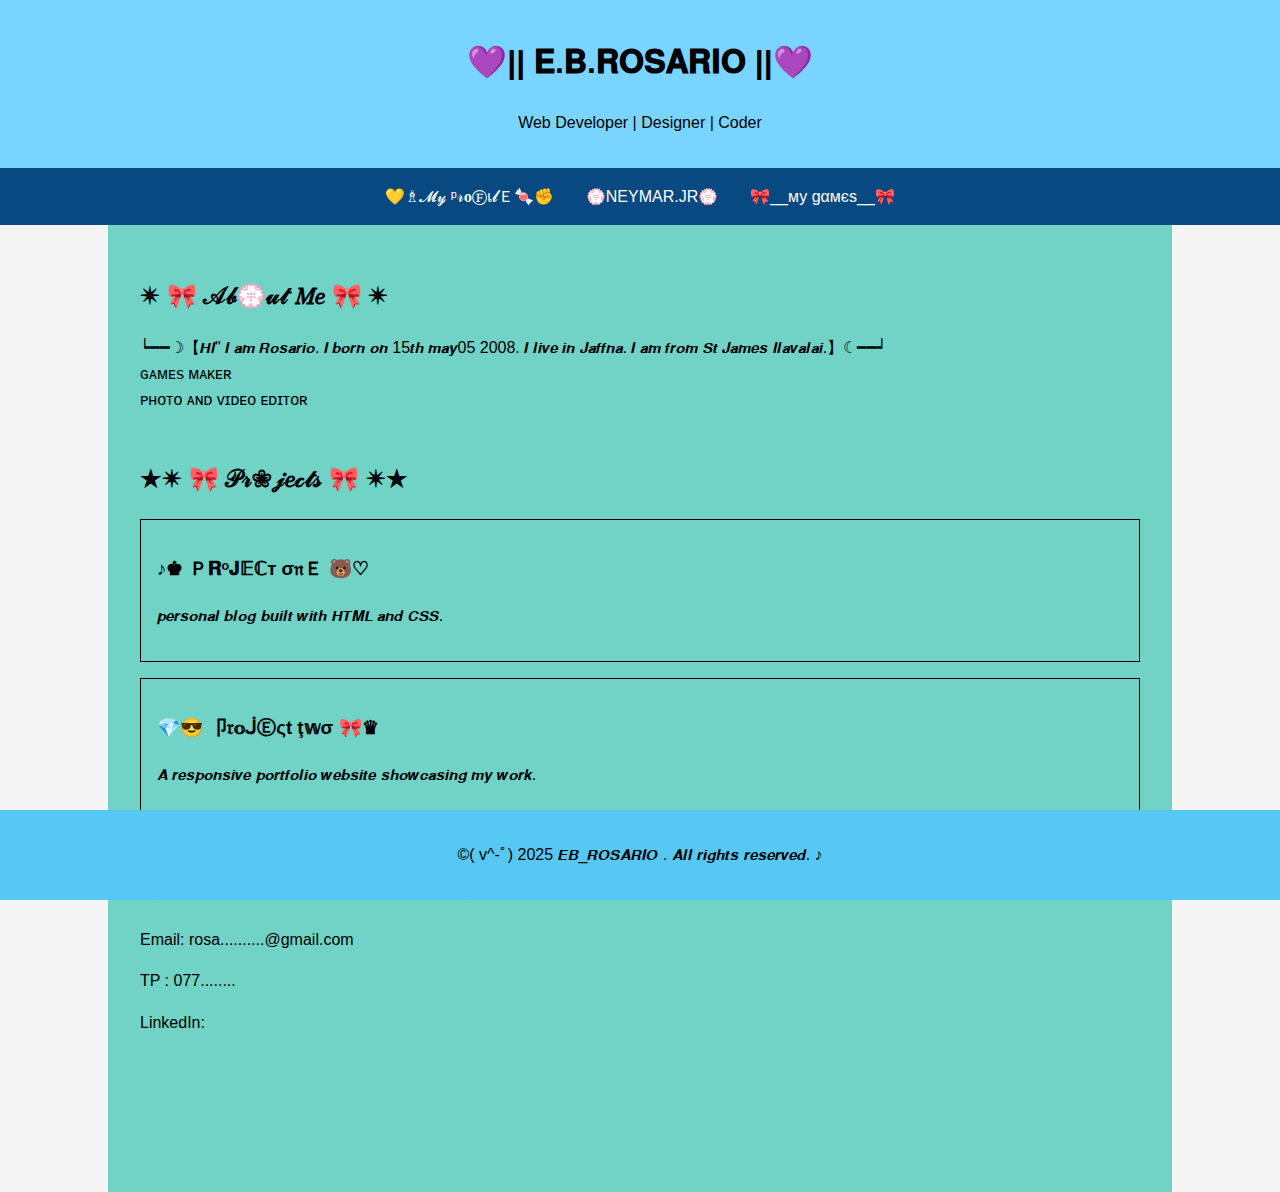
<file: index.html>
<!DOCTYPE html>
<html lang="en">
<head>
  <meta charset="UTF-8">
  <meta name="viewport" content="width=device-width, initial-scale=1">
  <title> 𝓔𝓑_𝓡𝓞𝓢𝓐𝓡𝓘𝓞 🍓</title>
  <link rel="icon" href="p5VJlpQDSeqgi9Qd6NCMAQ.webp" type="image/png">
  <style>
    body {
      margin: 0;
      font-family: Arial, sans-serif;
      line-height: 1.6;
      background-color: #f4f4f4;
    }

    header {
      background-color: #79d5ff;
      color: rgb(0, 0, 0);
      padding: 1rem 0;
      text-align: center;
    }

    nav {
      display: flex;
      justify-content: center;
      background-color: #074980;
    }

    nav a {
      color: white;
      padding: 1rem;
      text-decoration: none;
    }

    nav a:hover {
      background-color: #56b3df;
    }

    .container {
      max-width: 1000px;
      margin: auto;
      padding: 2rem;
      background-color: rgb(112, 211, 198);
    }

    .about, .projects, .contact {
      margin-bottom: 3rem;
    }

    .projects .project {
      border: 1px solid #000000;
      padding: 1rem;
      margin-bottom: 1rem;
    }

    footer {
      background-color: #57c7f3;
      color: rgb(0, 0, 0);
      text-align: center;
      padding: 1rem 0;
      position: fixed;
      width: 100%;
      bottom: 0;
    }

    @media (max-width: 600px) {
      nav {
        flex-direction: column;
      }
    }
  </style>
</head>
<body>

<header>
  <h1>💜|| 𝐄.𝐁.𝐑𝐎𝐒𝐀𝐑𝐈𝐎 ||💜</h1>
  <p>Web Developer | Designer | Coder</p>
</header>

<nav>
  <a href="profile.html">💛♗𝓜𝓎 ᵖ𝓇𝐨Ⓕเ𝓵Ｅ🍬✊</a>
 
  
  <a href="shoping.html">💮NEYMAR.JR💮</a>
  <a href="game.html">🎀__му gαмєѕ__🎀</a>
 
</nav>

<div class="container">
  <section class="about" id="about">
    <h2>✴  🎀  𝒜𝒷💮𝓊𝓉 𝑀𝑒  🎀  ✴</h2>
    <p>┕━━☽【𝙃𝙄" 𝙄 𝙖𝙢 𝙍𝙤𝙨𝙖𝙧𝙞𝙤. 𝙄 𝙗𝙤𝙧𝙣 𝙤𝙣 15𝙩𝙝 𝙢𝙖𝙮05 2008. 𝙄 𝙡𝙞𝙫𝙚 𝙞𝙣 𝙅𝙖𝙛𝙛𝙣𝙖. 𝙄 𝙖𝙢 𝙛𝙧𝙤𝙢 𝙎𝙩 𝙅𝙖𝙢𝙚𝙨 𝙄𝙡𝙖𝙫𝙖𝙡𝙖𝙞.】☾━━┙
      <br>
      ɢᴀᴍᴇꜱ ᴍᴀᴋᴇʀ
      <br>
      ᴘʜᴏᴛᴏ ᴀɴᴅ ᴠɪᴅᴇᴏ ᴇᴅɪᴛᴏʀ
    </p>
  </section>

  <section class="projects" id="projects">
    <h2>★✴  🎀  𝒫𝓇❀𝒿𝑒𝒸𝓉𝓈  🎀  ✴★</h2>
    <div class="project">
      <h3>♪♚  Ｐ𝐑ᵒ𝐉𝔼ℂт σ𝔫Ｅ  🐻♡</h3>
      <p> 𝙥𝙚𝙧𝙨𝙤𝙣𝙖𝙡 𝙗𝙡𝙤𝙜 𝙗𝙪𝙞𝙡𝙩 𝙬𝙞𝙩𝙝 𝙃𝙏𝙈𝙇 𝙖𝙣𝙙 𝘾𝙎𝙎.</p>
      
    </div>
    <div class="project">
      <h3>💎😎  卩𝔯𝕠ᒎⒺςt ţ𝕨σ  🎀♛</h3>
      <p>𝘼 𝙧𝙚𝙨𝙥𝙤𝙣𝙨𝙞𝙫𝙚 𝙥𝙤𝙧𝙩𝙛𝙤𝙡𝙞𝙤 𝙬𝙚𝙗𝙨𝙞𝙩𝙚 𝙨𝙝𝙤𝙬𝙘𝙖𝙨𝙞𝙣𝙜 𝙢𝙮 𝙬𝙤𝙧𝙠.</p>
    </div>
  </section>

  <section class="contact" id="contact">
    <h2>🍑🎀Ⓒⓞⓝⓣⓐⓒⓣ Ⓜⓔ🎀🍑 </h2>
    <p>Email: rosa..........@gmail.com</p>
    <p>TP : 077........</p>
    <p>LinkedIn: <a href="https://linkedin.com" target="_blank"></a></p>
  </section>
  <br>
  <br>
  <br>
</div>

<footer>
  <p>&copy;( v^-ﾟ)  2025 𝙀𝘽_𝙍𝙊𝙎𝘼𝙍𝙄𝙊 . 𝘼𝙡𝙡 𝙧𝙞𝙜𝙝𝙩𝙨 𝙧𝙚𝙨𝙚𝙧𝙫𝙚𝙙. ♪</p>
</footer>

</body>
</html>
</file>
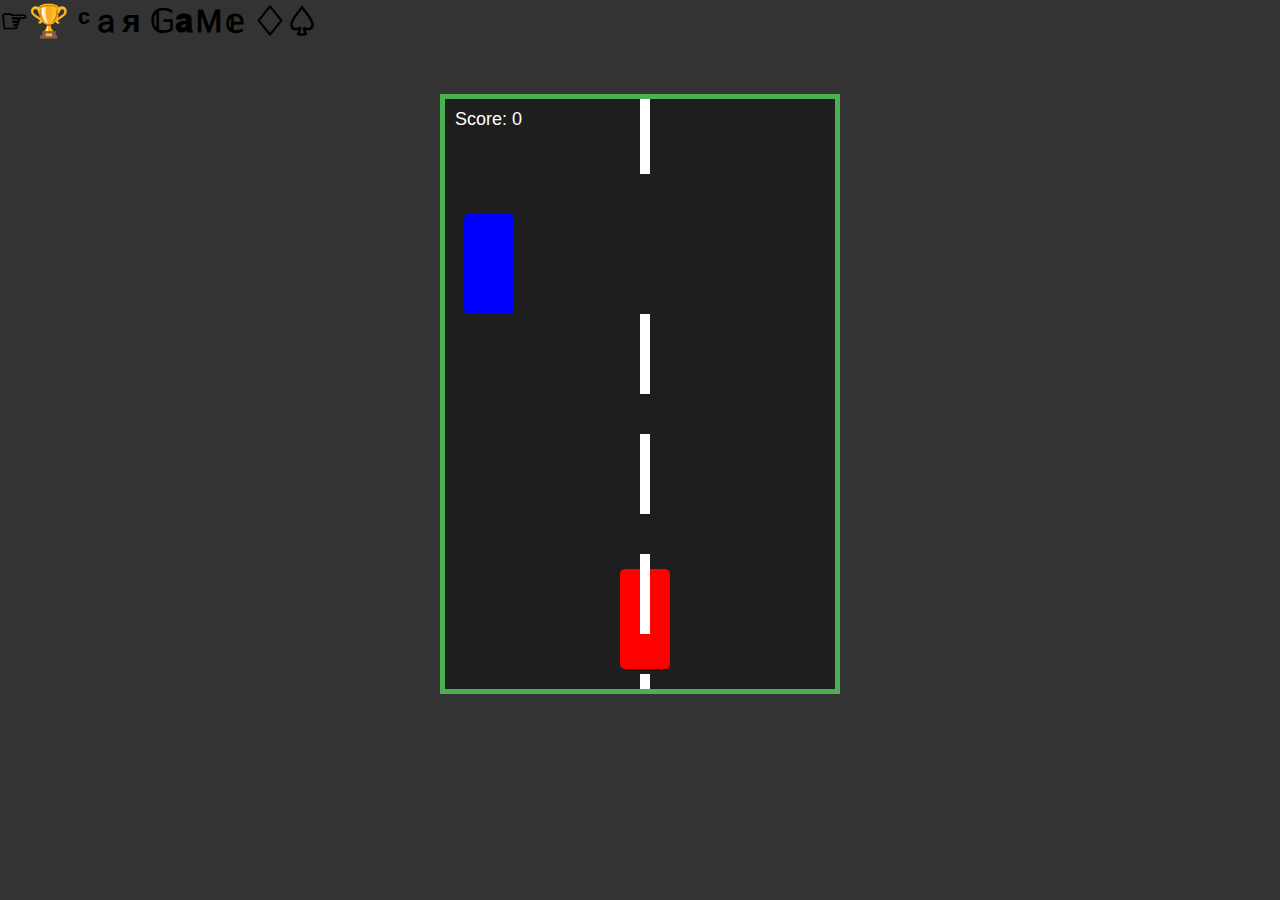
<file: car.html>
<!DOCTYPE html>
<html lang="en">
<head>
  <meta charset="UTF-8">
  <title>💙💎¢ᗩ𝓡 gᵃｍⒺ♚♦</title>
  <link rel="icon" href="p5VJlpQDSeqgi9Qd6NCMAQ.webp" type="image/png">
  <H1>☞🏆  ᶜａя 𝔾𝐚Ｍ𝕖  ♢♤</H1>
  <style>
    * {
      margin: 0;
      padding: 0;
      box-sizing: border-box;
    }

    body {
      background: #333;
      overflow: hidden;
      font-family: Arial, sans-serif;
    }

    #gameArea {
      width: 400px;
      height: 600px;
      background: #1e1e1e;
      margin: 50px auto;
      position: relative;
      overflow: hidden;
      border: 5px solid #4CAF50;
    }

    .road-line {
      width: 10px;
      height: 80px;
      background: white;
      position: absolute;
      left: 195px;
    }

    .car {
      width: 50px;
      height: 100px;
      background: red;
      position: absolute;
      bottom: 20px;
      left: 175px;
      border-radius: 5px;
    }

    .enemy {
      width: 50px;
      height: 100px;
      background: blue;
      position: absolute;
      top: -100px;
      left: 100px;
      border-radius: 5px;
    }

    #score {
      color: white;
      position: absolute;
      top: 10px;
      left: 10px;
      font-size: 18px;
    }
  </style>
</head>
<body>

<div id="gameArea">
  <div id="score">Score: 0</div>
  <div class="car" id="car"></div>
</div>

<script>
  const gameArea = document.getElementById('gameArea');
  const car = document.getElementById('car');
  let score = 0;
  let gameSpeed = 5;
  let keys = { ArrowLeft: false, ArrowRight: false };
  const roadLines = [];
  const enemies = [];

  // Create road lines
  for (let i = 0; i < 5; i++) {
    let line = document.createElement('div');
    line.classList.add('road-line');
    line.style.top = `${i * 120}px`;
    gameArea.appendChild(line);
    roadLines.push(line);
  }

  // Create enemy car
  function createEnemy() {
    const enemy = document.createElement('div');
    enemy.classList.add('enemy');
    enemy.style.left = `${Math.floor(Math.random() * 350)}px`;
    enemy.style.top = '-100px';
    gameArea.appendChild(enemy);
    enemies.push(enemy);
  }

  // Move road lines
  function moveLines() {
    roadLines.forEach(line => {
      let top = parseInt(line.style.top);
      top += gameSpeed;
      if (top >= 600) top = -100;
      line.style.top = `${top}px`;
    });
  }

  // Move enemy cars
  function moveEnemies() {
    enemies.forEach((enemy, index) => {
      let top = parseInt(enemy.style.top);
      top += gameSpeed;
      if (top > 600) {
        enemy.remove();
        enemies.splice(index, 1);
        score++;
        document.getElementById('score').innerText = "Score: " + score;
        createEnemy();
      } else {
        enemy.style.top = `${top}px`;

        // Collision Detection
        if (
          top + 100 > car.offsetTop &&
          top < car.offsetTop + 100 &&
          parseInt(enemy.style.left) + 50 > car.offsetLeft &&
          parseInt(enemy.style.left) < car.offsetLeft + 50
        ) {
          alert("💥 Game Over! Score: " + score);
          window.location.reload();
        }
      }
    });
  }

  // Move car with keys
  document.addEventListener('keydown', (e) => {
    if (e.key in keys) keys[e.key] = true;
  });

  document.addEventListener('keyup', (e) => {
    if (e.key in keys) keys[e.key] = false;
  });

  function gameLoop() {
    if (keys.ArrowLeft && car.offsetLeft > 0) {
      car.style.left = `${car.offsetLeft - 5}px`;
    }
    if (keys.ArrowRight && car.offsetLeft < 350) {
      car.style.left = `${car.offsetLeft + 5}px`;
    }

    moveLines();
    moveEnemies();

    requestAnimationFrame(gameLoop);
  }

  createEnemy(); // start with one
  setInterval(() => {
    if (enemies.length < 3) createEnemy();
  }, 1500);

  gameLoop();
</script>

</body>
</html>
</file>
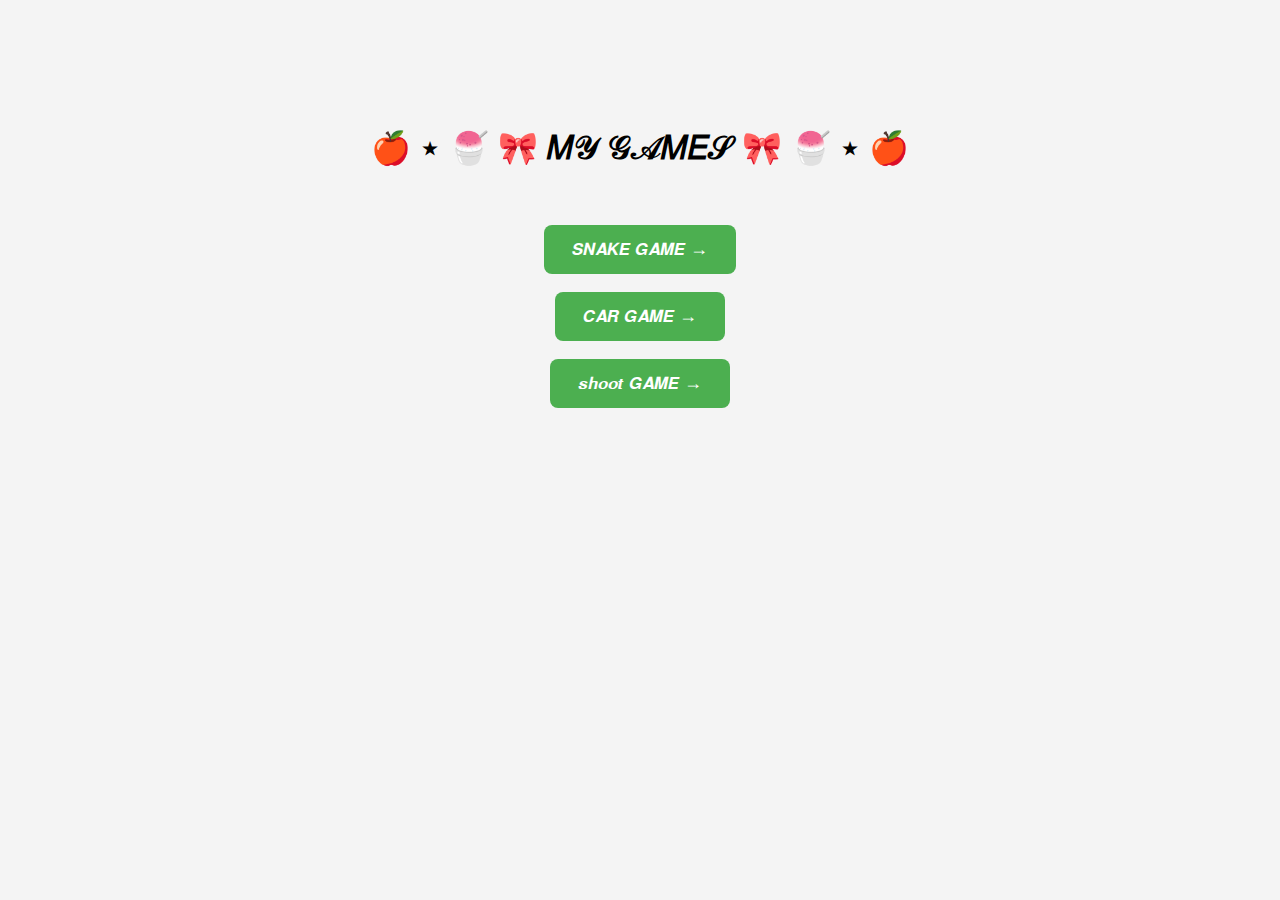
<file: game.html>
<!DOCTYPE html>
<html lang="en">
<head>
  <meta charset="UTF-8">
  <title>🌷💝  𝔪у ｇⓐΜ乇𝕊😲🐒</title>
  <link rel="icon" href="p5VJlpQDSeqgi9Qd6NCMAQ.webp" type="image/png">
  <H1>🍎 ⋆ 🍧  🎀  𝑀𝒴 𝒢𝒜𝑀𝐸𝒮 🎀  🍧 ⋆ 🍎</H1>
  <br>
  <br>
  <style>
    body {
      font-family: Arial, sans-serif;
      background-color: #f4f4f4;
      text-align: center;
      padding-top: 100px;
    }

    .next-btn {
      background-color: #4CAF50;
      color: white;
      padding: 14px 28px;
      border: none;
      border-radius: 8px;
      font-size: 18px;
      text-decoration: none;
      cursor: pointer;
      transition: background-color 0.3s ease, transform 0.2s ease;
      display: inline-block;
    }

    .next-btn:hover {
      background-color: #45a049;
      transform: translateX(5px);
    }
  </style>
</head>
<body>

  <a href="snake.html" class="next-btn">𝙎𝙉𝘼𝙆𝙀 𝙂𝘼𝙈𝙀 →</a>
  <br>
  <br>
  <style>
    body {
      font-family: Arial, sans-serif;
      background-color: #f4f4f4;
      text-align: center;
      padding-top: 100px;
      background-image: image();
    }

    .next-btn {
      background-color: #4CAF50;
      color: white;
      padding: 14px 28px;
      border: none;
      border-radius: 8px;
      font-size: 18px;
      text-decoration: none;
      cursor: pointer;
      transition: background-color 0.3s ease, transform 0.2s ease;
      display: inline-block;
    }

    .next-btn:hover {
      background-color: #45a049;
      transform: translateX(5px);
    }
  </style>
</head>
<body>

  <a href="car.html" class="next-btn">𝘾𝘼𝙍 𝙂𝘼𝙈𝙀 →</a>
  <br>
  <br>
  <style>
    body {
      font-family: Arial, sans-serif;
      background-color: #f4f4f4;
      text-align: center;
      padding-top: 100px;
      background-image: image();
    }

    .next-btn {
      background-color: #4CAF50;
      color: white;
      padding: 14px 28px;
      border: none;
      border-radius: 8px;
      font-size: 18px;
      text-decoration: none;
      cursor: pointer;
      transition: background-color 0.3s ease, transform 0.2s ease;
      display: inline-block;
    }

    .next-btn:hover {
      background-color: #45a049;
      transform: translateX(5px);
    }
  </style>
</head>
<body>

  <a href="shoot.html" class="next-btn">𝙨𝙝𝙤𝙤𝙩 𝙂𝘼𝙈𝙀 →</a>

</body>
</html>
</file>
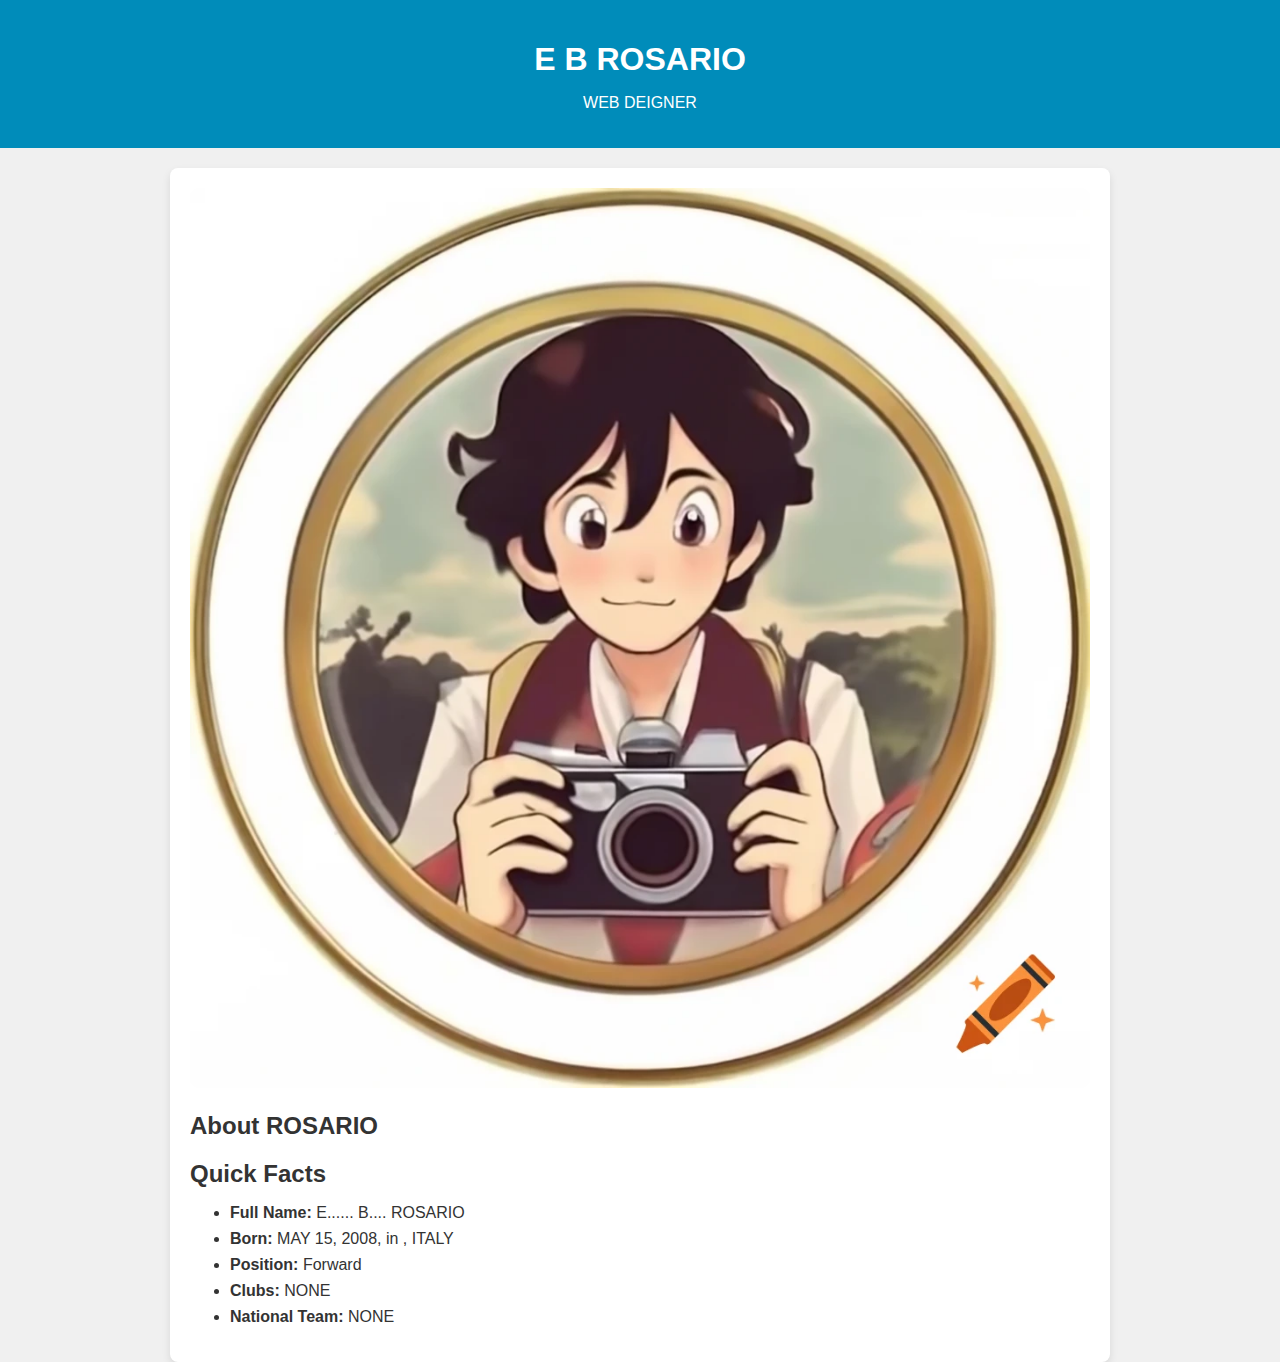
<file: profile.html>
<!DOCTYPE html>
<html lang="en">
<head>
  <meta charset="UTF-8">
  <meta name="viewport" content="width=device-width, initial-scale=1">
  <title>EB___R.</title>
  <link rel="icon" href="p5VJlpQDSeqgi9Qd6NCMAQ.webp" type="image/png">
  <style>
    body {
      font-family: 'Segoe UI', Tahoma, Geneva, Verdana, sans-serif;
      background-color: #f0f0f0;
      color: #333;
      margin: 0;
      padding: 0;
    }
    header {
      background-color: #008CBA;
      color: white;
      padding: 20px;
      text-align: center;
    }
    .container {
      padding: 20px;
      max-width: 900px;
      margin: auto;
      background-color: white;
      box-shadow: 0 4px 8px rgba(0,0,0,0.1);
      border-radius: 8px;
      margin-top: 20px;
    }
    img {
      max-width: 100%;
      border-radius: 10px;
    }
    h1, h2 {
      margin-bottom: 10px;
    }
    .facts {
      margin-top: 20px;
    }
    .facts li {
      margin-bottom: 8px;
    }
  </style>
</head>
<body>

  <header>
    <h1>E B ROSARIO</h1>
    <p>WEB DEIGNER</p>
  </header>

  <div class="container">
    <img src="p5VJlpQDSeqgi9Qd6NCMAQ.webp">
    <h2>About ROSARIO</h2>
    

    <div class="facts">
      <h2>Quick Facts</h2>
      <ul>
        <li><strong>Full Name:</strong> E...... B.... ROSARIO</li>
        <li><strong>Born:</strong> MAY 15, 2008, in , ITALY</li>
        <li><strong>Position:</strong> Forward</li>
        <li><strong>Clubs:</strong> NONE</li>
        <li><strong>National Team:</strong> NONE</li>
        
      </ul>
    </div>
  </div>

</body>
</html>
</file>
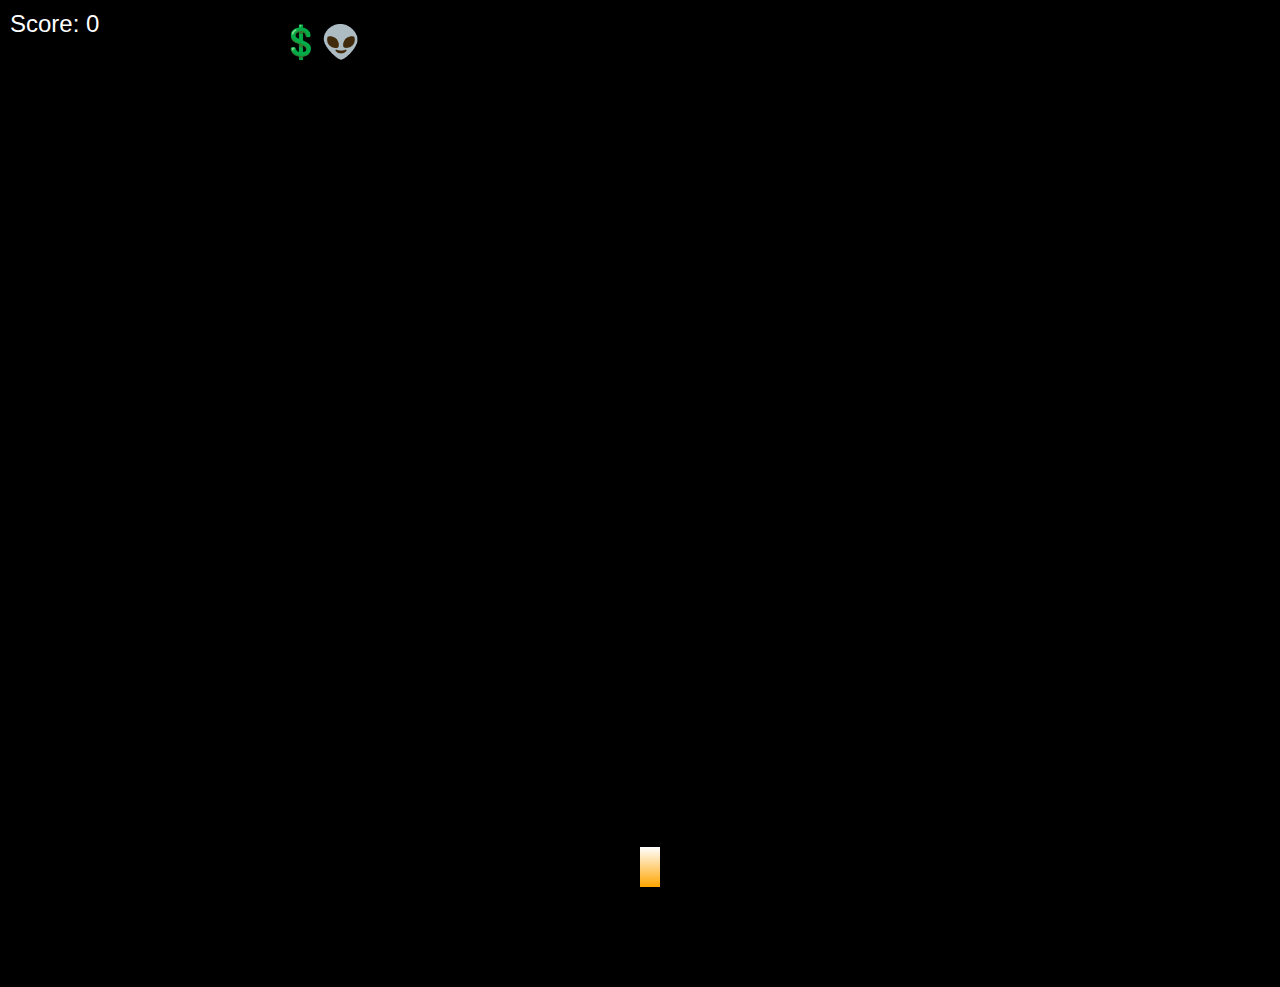
<file: shoot.html>
<!DOCTYPE html>
<html lang="en">
<head>
  <meta charset="UTF-8">
  <title>♧🎅ŞＨ𝐎ό𝓉 𝔤𝐀𝔪ⓔ 🍔💗</title>
  <link rel="icon" href="p5VJlpQDSeqgi9Qd6NCMAQ.webp" type="image/png">
  <h1>★☠  𝐬ʰ𝕠Ｏt ⓖⒶ𝓶𝔢  💲👽</h1>
  <style>
    body, html {
      margin: 0;
      padding: 0;
      overflow: hidden;
      background: #000;
    }

    canvas {
      display: block;
    }

    #score {
      position: absolute;
      color: white;
      font-size: 24px;
      top: 10px;
      left: 10px;
      z-index: 10;
      font-family: Arial, sans-serif;
    }
  </style>
</head>
<body>
<div id="score">Score: 0</div>
<canvas id="gameCanvas"></canvas>

<script>
const canvas = document.getElementById('gameCanvas');
const ctx = canvas.getContext('2d');
canvas.width = window.innerWidth;
canvas.height = window.innerHeight;

let score = 0;
document.getElementById('score').innerText = 'Score: ' + score;

// Player
const player = {
  x: canvas.width / 2,
  y: canvas.height - 100,
  size: 20,
  color: 'orange'
};

const bullets = [];
const enemies = [];

// Fire bullet
window.addEventListener('click', () => {
  bullets.push({
    x: player.x,
    y: player.y,
    size: 5,
    speed: 7,
    color: 'yellow'
  });
});

// Move player
window.addEventListener('mousemove', (e) => {
  player.x = e.clientX;
});

// Create enemies
function spawnEnemy() {
  const size = 30;
  enemies.push({
    x: Math.random() * (canvas.width - size),
    y: -size,
    size: size,
    speed: 2 + Math.random() * 2,
    color: 'red'
  });
}

setInterval(spawnEnemy, 1000);

// Collision detection
function isColliding(a, b) {
  return (
    a.x < b.x + b.size &&
    a.x + a.size > b.x &&
    a.y < b.y + b.size &&
    a.y + a.size > b.y
  );
}

function draw3DRect(obj, height, gradientColor) {
  const grad = ctx.createLinearGradient(obj.x, obj.y, obj.x, obj.y - height);
  grad.addColorStop(0, obj.color);
  grad.addColorStop(1, gradientColor);
  ctx.fillStyle = grad;
  ctx.fillRect(obj.x, obj.y, obj.size, -height);
}

function animate() {
  ctx.clearRect(0, 0, canvas.width, canvas.height);

  // Draw player
  draw3DRect(player, 40, '#fff');

  // Draw bullets
  for (let i = bullets.length - 1; i >= 0; i--) {
    const b = bullets[i];
    b.y -= b.speed;
    draw3DRect(b, 20, 'orange');

    if (b.y < 0) bullets.splice(i, 1);
  }

  // Draw enemies
  for (let i = enemies.length - 1; i >= 0; i--) {
    const e = enemies[i];
    e.y += e.speed;
    draw3DRect(e, 40, 'darkred');

    // Check for collision with bullet
    for (let j = bullets.length - 1; j >= 0; j--) {
      if (isColliding(e, bullets[j])) {
        enemies.splice(i, 1);
        bullets.splice(j, 1);
        score++;
        document.getElementById('score').innerText = 'Score: ' + score;
        break;
      }
    }

    // End game if enemy passes
    if (e.y > canvas.height) {
      alert('Game Over! Score: ' + score);
      document.location.reload();
    }
  }

  requestAnimationFrame(animate);
}

animate();
</script>
</body>
</html>
</file>
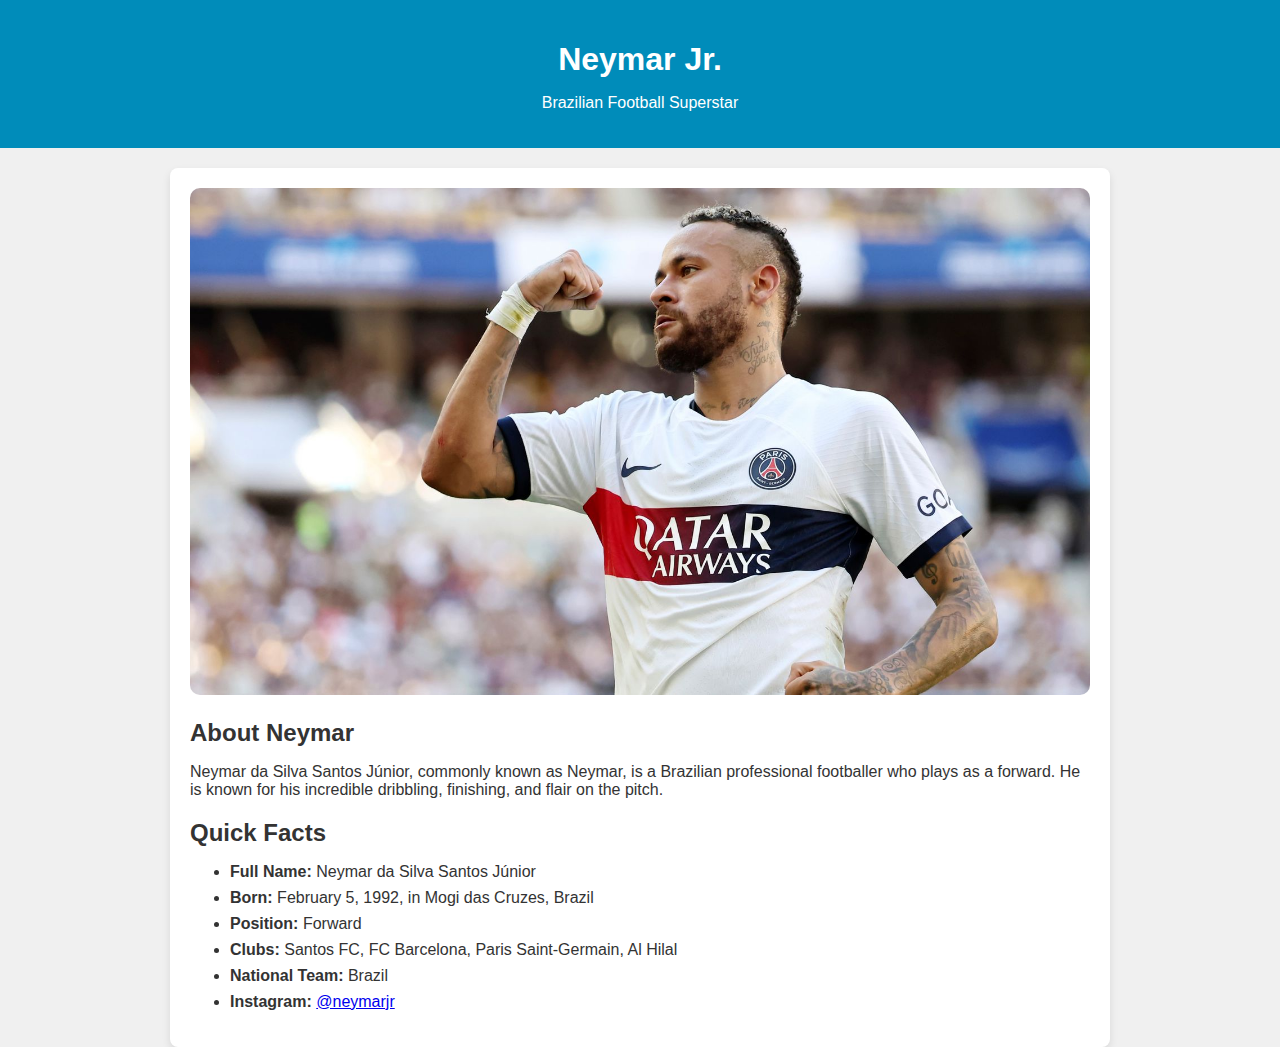
<file: shoping.html>
<!DOCTYPE html>
<html lang="en">
<head>
  <meta charset="UTF-8">
  <meta name="viewport" content="width=device-width, initial-scale=1">
  <title>Neymar Jr.</title>
  <link rel="icon" href="p5VJlpQDSeqgi9Qd6NCMAQ.webp" type="image/png">
  <style>
    body {
      font-family: 'Segoe UI', Tahoma, Geneva, Verdana, sans-serif;
      background-color: #f0f0f0;
      color: #333;
      margin: 0;
      padding: 0;
    }
    header {
      background-color: #008CBA;
      color: white;
      padding: 20px;
      text-align: center;
    }
    .container {
      padding: 20px;
      max-width: 900px;
      margin: auto;
      background-color: white;
      box-shadow: 0 4px 8px rgba(0,0,0,0.1);
      border-radius: 8px;
      margin-top: 20px;
    }
    img {
      max-width: 100%;
      border-radius: 10px;
    }
    h1, h2 {
      margin-bottom: 10px;
    }
    .facts {
      margin-top: 20px;
    }
    .facts li {
      margin-bottom: 8px;
    }
  </style>
</head>
<body>

  <header>
    <h1>Neymar Jr.</h1>
    <p>Brazilian Football Superstar</p>
  </header>

  <div class="container">
    <img src="skysports-neymar-psg-transfer-centre_6243493.jpg" alt="Neymar Jr" alt="Neymar Jr.">
    <h2>About Neymar</h2>
    <p>
      Neymar da Silva Santos Júnior, commonly known as Neymar, is a Brazilian professional footballer who plays as a forward. 
      He is known for his incredible dribbling, finishing, and flair on the pitch.
    </p>

    <div class="facts">
      <h2>Quick Facts</h2>
      <ul>
        <li><strong>Full Name:</strong> Neymar da Silva Santos Júnior</li>
        <li><strong>Born:</strong> February 5, 1992, in Mogi das Cruzes, Brazil</li>
        <li><strong>Position:</strong> Forward</li>
        <li><strong>Clubs:</strong> Santos FC, FC Barcelona, Paris Saint-Germain, Al Hilal</li>
        <li><strong>National Team:</strong> Brazil</li>
        <li><strong>Instagram:</strong> <a href="https://www.instagram.com/neymarjr/" target="_blank">@neymarjr</a></li>
      </ul>
    </div>
  </div>

</body>
</html>
</file>
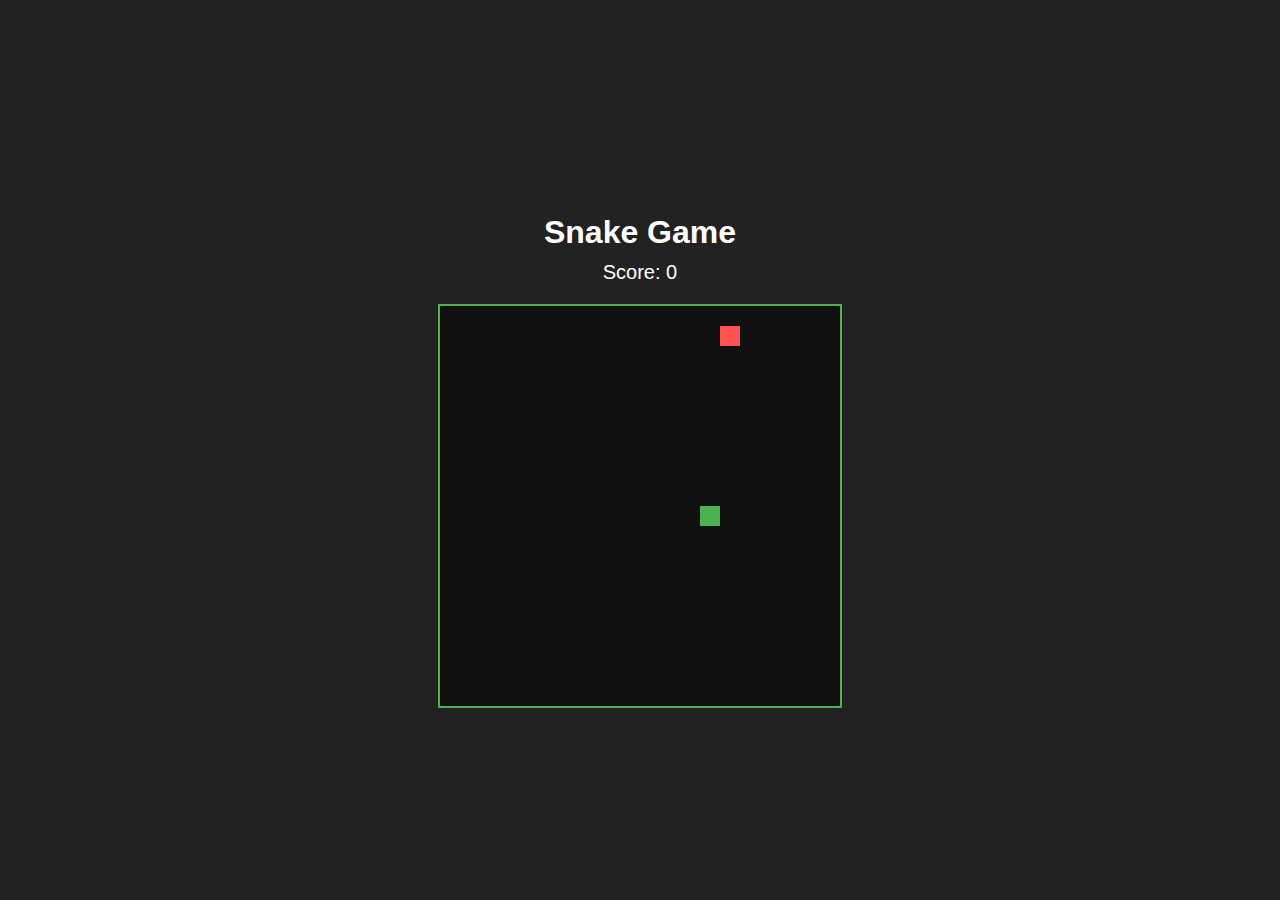
<file: snake.html>
<!DOCTYPE html>
<html lang="en">
<head>
  <meta charset="UTF-8">
  <title>Snake Game</title>
  <link rel="icon" href="p5VJlpQDSeqgi9Qd6NCMAQ.webp" type="image/png">
  <style>
    body {
      margin: 0;
      font-family: Arial, sans-serif;
      background: #222;
      color: #fff;
      display: flex;
      flex-direction: column;
      align-items: center;
      justify-content: center;
      height: 100vh;
    }

    h1 {
      margin-bottom: 10px;
    }

    #score {
      margin-bottom: 20px;
      font-size: 20px;
    }

    canvas {
      background: #111;
      border: 2px solid #4CAF50;
    }
  </style>
</head>
<body>

  <h1>Snake Game</h1>
  <div id="score">Score: 0</div>
  <canvas id="game" width="400" height="400"></canvas>

  <script>
    const canvas = document.getElementById("game");
    const ctx = canvas.getContext("2d");
    const box = 20;
    const canvasSize = 400;
    let score = 0;

    let snake = [{ x: 160, y: 200 }];
    let direction = "RIGHT";
    let food = {
      x: Math.floor(Math.random() * (canvasSize / box)) * box,
      y: Math.floor(Math.random() * (canvasSize / box)) * box
    };

    document.addEventListener("keydown", changeDirection);

    function changeDirection(event) {
      if (event.key === "ArrowLeft" && direction !== "RIGHT") direction = "LEFT";
      else if (event.key === "ArrowUp" && direction !== "DOWN") direction = "UP";
      else if (event.key === "ArrowRight" && direction !== "LEFT") direction = "RIGHT";
      else if (event.key === "ArrowDown" && direction !== "UP") direction = "DOWN";
    }

    function draw() {
      ctx.clearRect(0, 0, canvasSize, canvasSize);

      // Draw snake
      for (let i = 0; i < snake.length; i++) {
        ctx.fillStyle = i === 0 ? "#4CAF50" : "#66bb6a";
        ctx.fillRect(snake[i].x, snake[i].y, box, box);
      }

      // Draw food
      ctx.fillStyle = "#ff5252";
      ctx.fillRect(food.x, food.y, box, box);

      // Move snake
      let headX = snake[0].x;
      let headY = snake[0].y;

      if (direction === "LEFT") headX -= box;
      if (direction === "RIGHT") headX += box;
      if (direction === "UP") headY -= box;
      if (direction === "DOWN") headY += box;

      // Game over conditions
      if (
        headX < 0 || headX >= canvasSize || headY < 0 || headY >= canvasSize ||
        snake.some(segment => segment.x === headX && segment.y === headY)
      ) {
        clearInterval(game);
        alert("Game Over! Score: " + score);
        return;
      }

      let newHead = { x: headX, y: headY };

      // Eat food
      if (headX === food.x && headY === food.y) {
        score++;
        document.getElementById("score").textContent = "Score: " + score;
        food = {
          x: Math.floor(Math.random() * (canvasSize / box)) * box,
          y: Math.floor(Math.random() * (canvasSize / box)) * box
        };
      } else {
        snake.pop();
      }

      snake.unshift(newHead);
    }

    let game = setInterval(draw, 100);
  </script>

</body>
</html>
</file>
